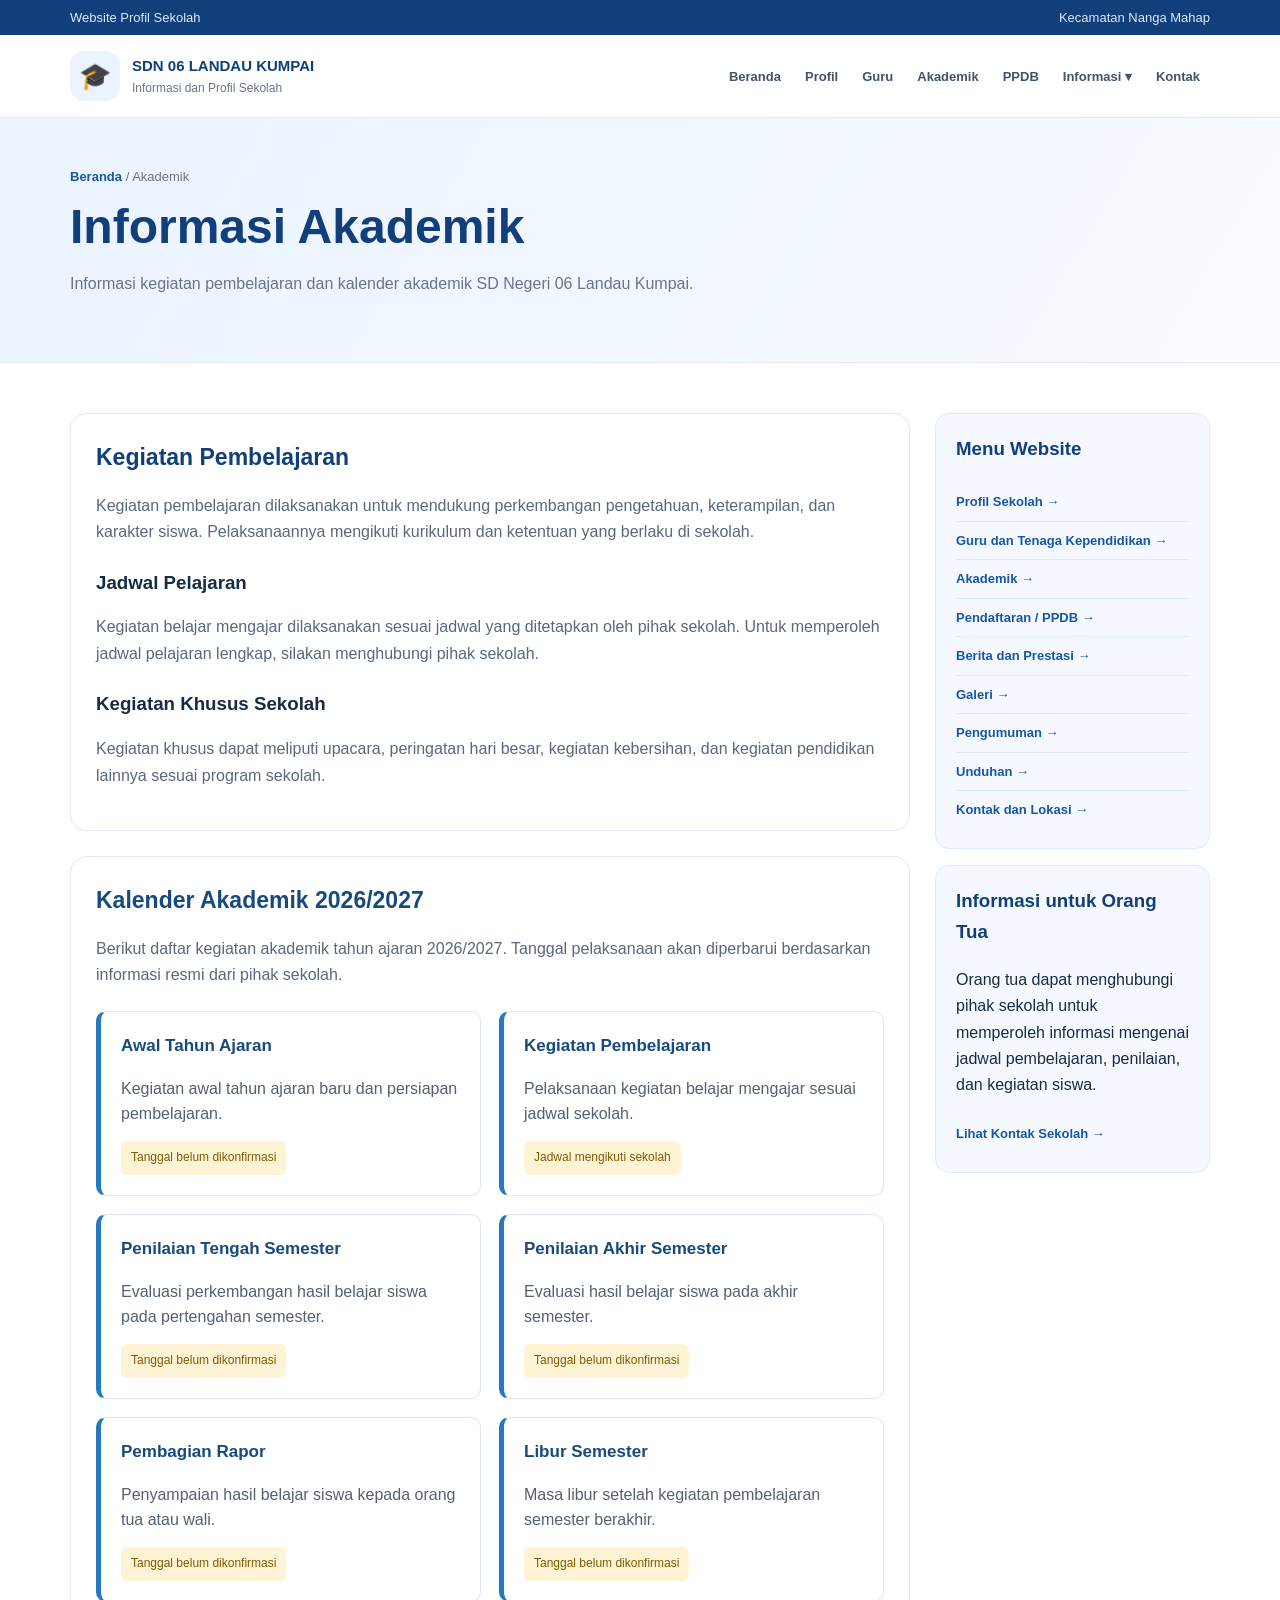
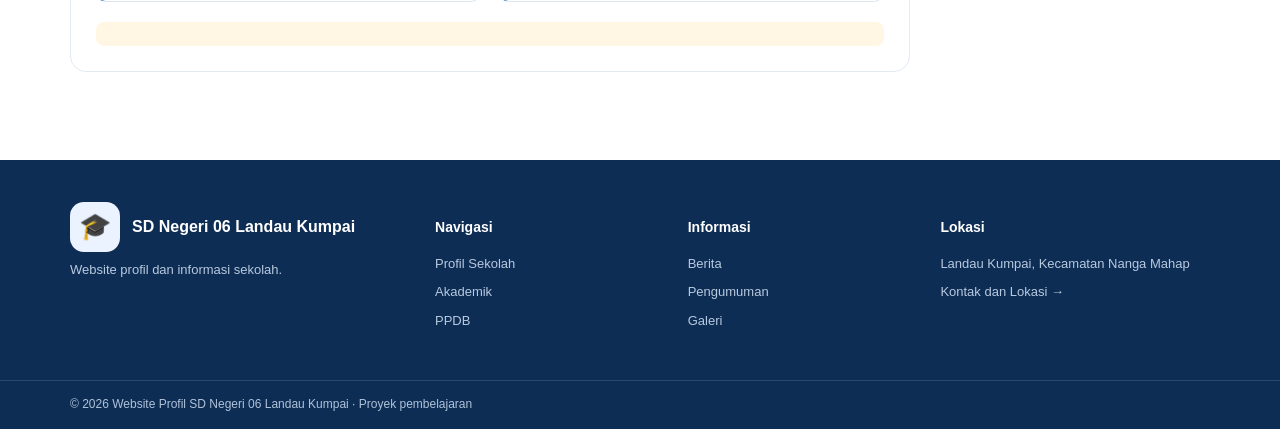
<file: akademik.html>
<!DOCTYPE html>
<html lang="id">
<head>
    <meta charset="UTF-8">
    <meta name="viewport" content="width=device-width, initial-scale=1.0">
    <meta name="description" content="Informasi akademik SD Negeri 06 Landau Kumpai.">
    <title>Akademik | SD Negeri 06 Landau Kumpai</title>
    <link rel="stylesheet" href="style.css">
</head>

<body>

    <!-- Bagian atas -->
    <div class="topbar">
        <div class="container topbar-inner">
            <span>Website Profil Sekolah</span>
            <span>Kecamatan Nanga Mahap</span>
        </div>
    </div>

    <!-- Header dan navigasi -->
    <header class="site-header">
        <div class="container header-inner">

            <a class="brand" href="index.html">
                <div class="brand-logo">🎓</div>
                <div>
                    <span class="brand-title">SDN 06 LANDAU KUMPAI</span>
                    <span class="brand-subtitle">Informasi dan Profil Sekolah</span>
                </div>
            </a>

            <nav class="main-nav" aria-label="Navigasi utama">
                <a href="index.html">Beranda</a>
                <a href="profil.html">Profil</a>
                <a href="guru.html">Guru</a>
                <a href="akademik.html">Akademik</a>
                <a href="pendaftaran.html">PPDB</a>

                <div class="dropdown">
                    <a href="berita.html">Informasi ▾</a>
                    <div class="dropdown-menu">
                        <a href="berita.html">Berita &amp; Prestasi</a>
                        <a href="galeri.html">Galeri</a>
                        <a href="pengumuman.html">Pengumuman</a>
                        <a href="unduhan.html">Unduhan</a>
                    </div>
                </div>

                <a href="kontak.html">Kontak</a>
            </nav>

        </div>
    </header>

    <!-- Konten utama -->
    <main>

        <section class="page-hero">
            <div class="container">
                <div class="breadcrumb">
                    <a href="index.html">Beranda</a> / Akademik
                </div>

                <h1>Informasi Akademik</h1>

                <p>
                    Informasi kegiatan pembelajaran dan kalender akademik
                    SD Negeri 06 Landau Kumpai.
                </p>
            </div>
        </section>

        <section class="content-section">
            <div class="container content-layout">

                <div>

                    <!-- Informasi pembelajaran -->
                    <div class="content-card">
                        <h2>Kegiatan Pembelajaran</h2>

                        <p>
                            Kegiatan pembelajaran dilaksanakan untuk
                            mendukung perkembangan pengetahuan,
                            keterampilan, dan karakter siswa.
                            Pelaksanaannya mengikuti kurikulum dan
                            ketentuan yang berlaku di sekolah.
                        </p>

                        <h3>Jadwal Pelajaran</h3>

                        <p>
                            Kegiatan belajar mengajar dilaksanakan sesuai
                            jadwal yang ditetapkan oleh pihak sekolah.
                            Untuk memperoleh jadwal pelajaran lengkap,
                            silakan menghubungi pihak sekolah.
                        </p>

                        <h3>Kegiatan Khusus Sekolah</h3>

                        <p>
                            Kegiatan khusus dapat meliputi upacara,
                            peringatan hari besar, kegiatan kebersihan,
                            dan kegiatan pendidikan lainnya sesuai
                            program sekolah.
                        </p>
                    </div>

                    <!-- Kalender akademik -->
                    <div class="content-card kalender-akademik">

                        <h2>Kalender Akademik 2026/2027</h2>

                        <p>
                            Berikut daftar kegiatan akademik tahun ajaran
                            2026/2027. Tanggal pelaksanaan akan diperbarui
                            berdasarkan informasi resmi dari pihak sekolah.
                        </p>

                        <div class="daftar-kegiatan">

                            <div class="kegiatan-akademik">
                                <h3>Awal Tahun Ajaran</h3>
                                <p>
                                    Kegiatan awal tahun ajaran baru
                                    dan persiapan pembelajaran.
                                </p>
                                <span class="status-kegiatan">
                                    Tanggal belum dikonfirmasi
                                </span>
                            </div>

                            <div class="kegiatan-akademik">
                                <h3>Kegiatan Pembelajaran</h3>
                                <p>
                                    Pelaksanaan kegiatan belajar
                                    mengajar sesuai jadwal sekolah.
                                </p>
                                <span class="status-kegiatan">
                                    Jadwal mengikuti sekolah
                                </span>
                            </div>

                            <div class="kegiatan-akademik">
                                <h3>Penilaian Tengah Semester</h3>
                                <p>
                                    Evaluasi perkembangan hasil
                                    belajar siswa pada pertengahan semester.
                                </p>
                                <span class="status-kegiatan">
                                    Tanggal belum dikonfirmasi
                                </span>
                            </div>

                            <div class="kegiatan-akademik">
                                <h3>Penilaian Akhir Semester</h3>
                                <p>
                                    Evaluasi hasil belajar siswa
                                    pada akhir semester.
                                </p>
                                <span class="status-kegiatan">
                                    Tanggal belum dikonfirmasi
                                </span>
                            </div>

                            <div class="kegiatan-akademik">
                                <h3>Pembagian Rapor</h3>
                                <p>
                                    Penyampaian hasil belajar siswa
                                    kepada orang tua atau wali.
                                </p>
                                <span class="status-kegiatan">
                                    Tanggal belum dikonfirmasi
                                </span>
                            </div>

                            <div class="kegiatan-akademik">
                                <h3>Libur Semester</h3>
                                <p>
                                    Masa libur setelah kegiatan
                                    pembelajaran semester berakhir.
                                </p>
                                <span class="status-kegiatan">
                                    Tanggal belum dikonfirmasi
                                </span>
                            </div>

                        </div>

                        <div class="notice">
                            
                        </div>

                    </div>

                </div>

                <!-- Menu samping -->
                <aside>

                    <div class="sidebar-card">
                        <h3>Menu Website</h3>

                        <a href="profil.html">Profil Sekolah →</a>
                        <a href="guru.html">Guru dan Tenaga Kependidikan →</a>
                        <a href="akademik.html">Akademik →</a>
                        <a href="pendaftaran.html">Pendaftaran / PPDB →</a>
                        <a href="berita.html">Berita dan Prestasi →</a>
                        <a href="galeri.html">Galeri →</a>
                        <a href="pengumuman.html">Pengumuman →</a>
                        <a href="unduhan.html">Unduhan →</a>
                        <a href="kontak.html">Kontak dan Lokasi →</a>
                    </div>

                    <div class="sidebar-card">
                        <h3>Informasi untuk Orang Tua</h3>

                        <p>
                            Orang tua dapat menghubungi pihak sekolah
                            untuk memperoleh informasi mengenai jadwal
                            pembelajaran, penilaian, dan kegiatan siswa.
                        </p>

                        <a href="kontak.html">
                            Lihat Kontak Sekolah →
                        </a>
                    </div>

                </aside>

            </div>
        </section>

    </main>

    <!-- Footer -->
    <footer class="site-footer">
        <div class="container footer-grid">

            <div>
                <div class="brand">
                    <div class="brand-logo">🎓</div>
                    <strong style="color: white;">
                        SD Negeri 06 Landau Kumpai
                    </strong>
                </div>

                <p>Website profil dan informasi sekolah.</p>
            </div>

            <div>
                <h3>Navigasi</h3>
                <a href="profil.html">Profil Sekolah</a>
                <a href="akademik.html">Akademik</a>
                <a href="pendaftaran.html">PPDB</a>
            </div>

            <div>
                <h3>Informasi</h3>
                <a href="berita.html">Berita</a>
                <a href="pengumuman.html">Pengumuman</a>
                <a href="galeri.html">Galeri</a>
            </div>

            <div>
                <h3>Lokasi</h3>
                <p>Landau Kumpai, Kecamatan Nanga Mahap</p>
                <a href="kontak.html">Kontak dan Lokasi →</a>
            </div>

        </div>

        <div class="footer-bottom">
            <div class="container">
                © 2026 Website Profil SD Negeri 06 Landau Kumpai
                · Proyek pembelajaran
            </div>
        </div>
    </footer>

</body>
</html>
</file>
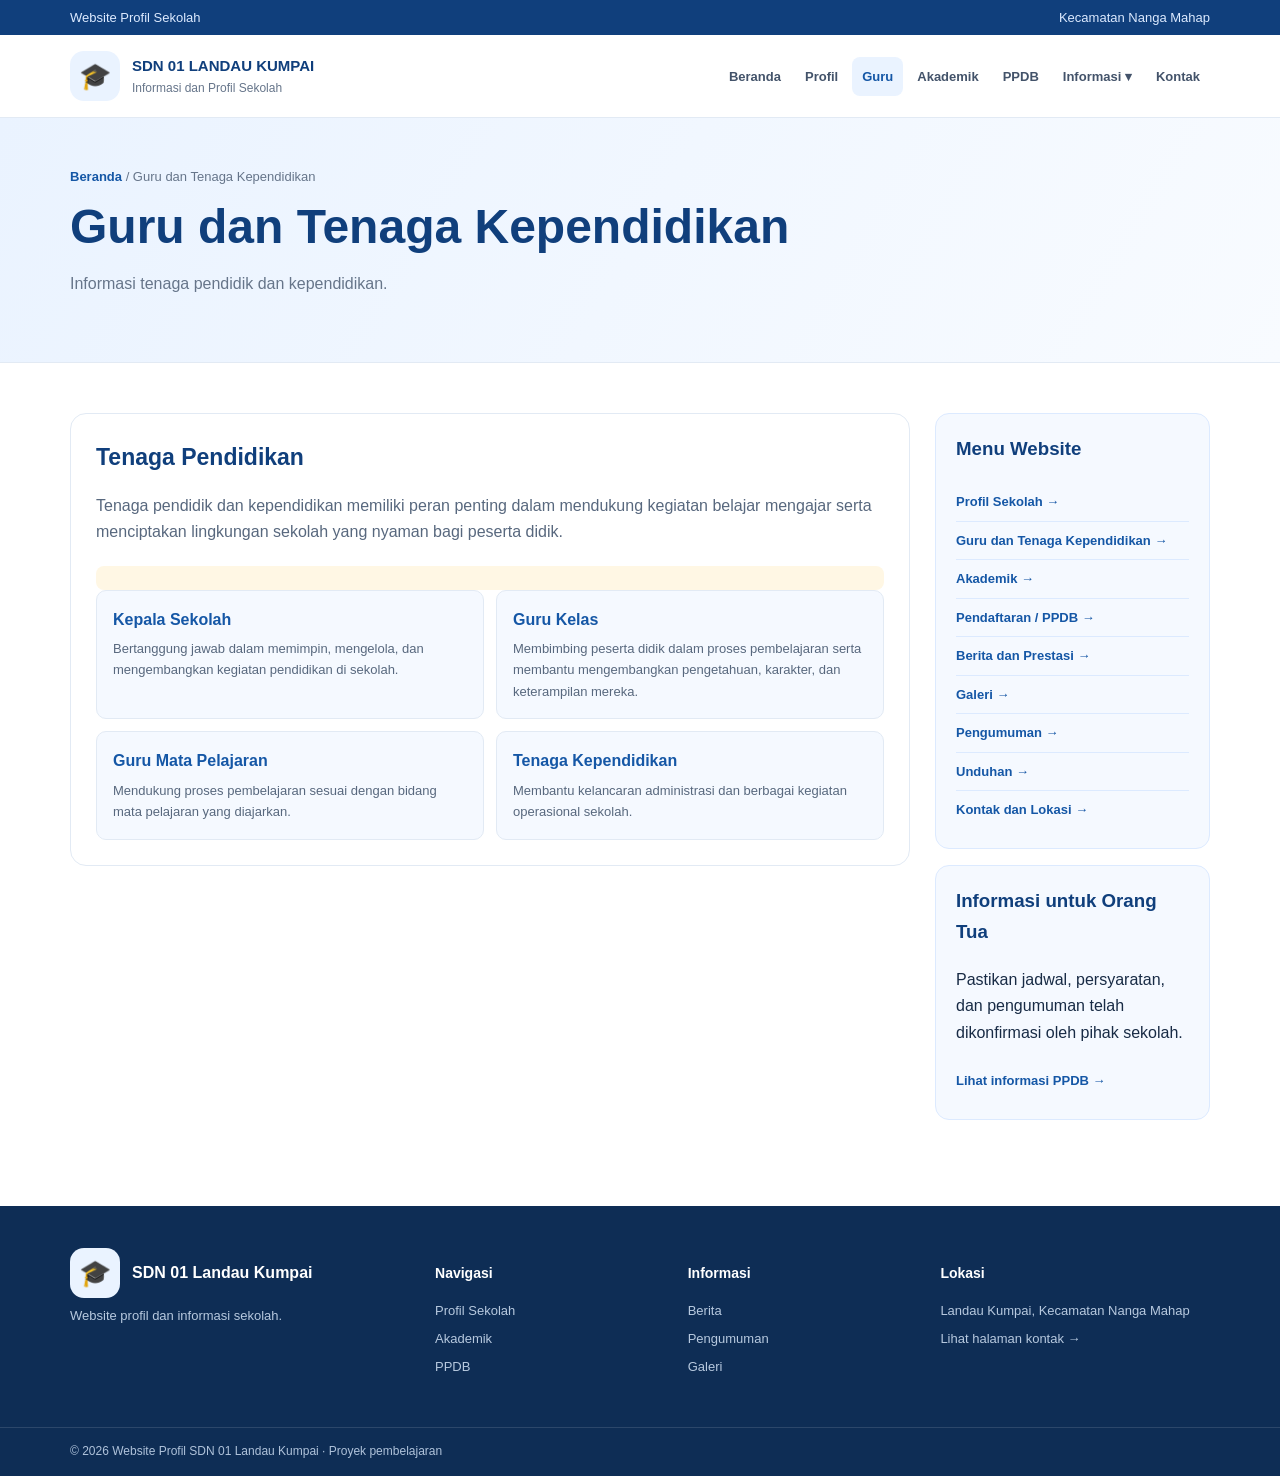
<file: guru.html>
<!DOCTYPE html>
<html lang="id"><head><meta charset="UTF-8"><meta name="viewport" content="width=device-width, initial-scale=1.0"><meta name="description" content="Informasi tenaga pendidik dan kependidikan."><title>Guru dan Tenaga Kependidikan | SDN 01 Landau Kumpai</title><link rel="stylesheet" href="style.css"></head>
<body><div class="topbar"><div class="container topbar-inner"><span>Website Profil Sekolah</span><span>Kecamatan Nanga Mahap</span></div></div>
<header class="site-header"><div class="container header-inner"><a class="brand" href="index.html"><div class="brand-logo">🎓</div><div><span class="brand-title">SDN 01 LANDAU KUMPAI</span><span class="brand-subtitle">Informasi dan Profil Sekolah</span></div></a><nav class="main-nav" aria-label="Navigasi utama"><a href="index.html">Beranda</a><a href="profil.html">Profil</a><a href="guru.html" class="active">Guru</a><a href="akademik.html">Akademik</a><a href="pendaftaran.html">PPDB</a><div class="dropdown"><a href="berita.html">Informasi ▾</a><div class="dropdown-menu"><a href="berita.html">Berita & Prestasi</a><a href="galeri.html">Galeri</a><a href="pengumuman.html">Pengumuman</a><a href="unduhan.html">Unduhan</a></div></div><a href="kontak.html">Kontak</a></nav></div></header>
<main><section class="page-hero"><div class="container"><div class="breadcrumb"><a href="index.html">Beranda</a> / Guru dan Tenaga Kependidikan</div><h1>Guru dan Tenaga Kependidikan</h1><p>Informasi tenaga pendidik dan kependidikan.</p></div></section>
<section class="content-section"><div class="container content-layout"><div>
<div class="content-card"><h2>Tenaga Pendidikan</h2><p>Tenaga pendidik dan kependidikan memiliki peran penting dalam mendukung kegiatan belajar mengajar serta menciptakan lingkungan sekolah yang nyaman bagi peserta didik.</p><div class="notice"></div><div class="info-grid"><div class="info-box"><strong>Kepala Sekolah</strong><p>Bertanggung jawab dalam memimpin, mengelola, dan mengembangkan kegiatan pendidikan di sekolah.</p></div><div class="info-box"><strong>Guru Kelas</strong><p>Membimbing peserta didik dalam proses pembelajaran serta membantu mengembangkan pengetahuan, karakter, dan keterampilan mereka.</p></div><div class="info-box"><strong>Guru Mata Pelajaran</strong><p>Mendukung proses pembelajaran sesuai dengan bidang mata pelajaran yang diajarkan.</p></div><div class="info-box"><strong>Tenaga Kependidikan</strong><p>Membantu kelancaran administrasi dan berbagai kegiatan operasional sekolah.</p></div></div></div></div><aside><div class="sidebar-card"><h3>Menu Website</h3><a href="profil.html">Profil Sekolah →</a><a href="guru.html">Guru dan Tenaga Kependidikan →</a><a href="akademik.html">Akademik →</a><a href="pendaftaran.html">Pendaftaran / PPDB →</a><a href="berita.html">Berita dan Prestasi →</a><a href="galeri.html">Galeri →</a><a href="pengumuman.html">Pengumuman →</a><a href="unduhan.html">Unduhan →</a><a href="kontak.html">Kontak dan Lokasi →</a></div><div class="sidebar-card"><h3>Informasi untuk Orang Tua</h3><p>Pastikan jadwal, persyaratan, dan pengumuman telah dikonfirmasi oleh pihak sekolah.</p><a href="pendaftaran.html">Lihat informasi PPDB →</a></div></aside></div></section></main>
<footer class="site-footer"><div class="container footer-grid"><div><div class="brand"><div class="brand-logo">🎓</div><strong style="color:white">SDN 01 Landau Kumpai</strong></div><p>Website profil dan informasi sekolah.</p></div><div><h3>Navigasi</h3><a href="profil.html">Profil Sekolah</a><a href="akademik.html">Akademik</a><a href="pendaftaran.html">PPDB</a></div><div><h3>Informasi</h3><a href="berita.html">Berita</a><a href="pengumuman.html">Pengumuman</a><a href="galeri.html">Galeri</a></div><div><h3>Lokasi</h3><p>Landau Kumpai, Kecamatan Nanga Mahap</p><a href="kontak.html">Lihat halaman kontak →</a></div></div><div class="footer-bottom"><div class="container">© 2026 Website Profil SDN 01 Landau Kumpai · Proyek pembelajaran</div></div></footer></body></html>
</file>
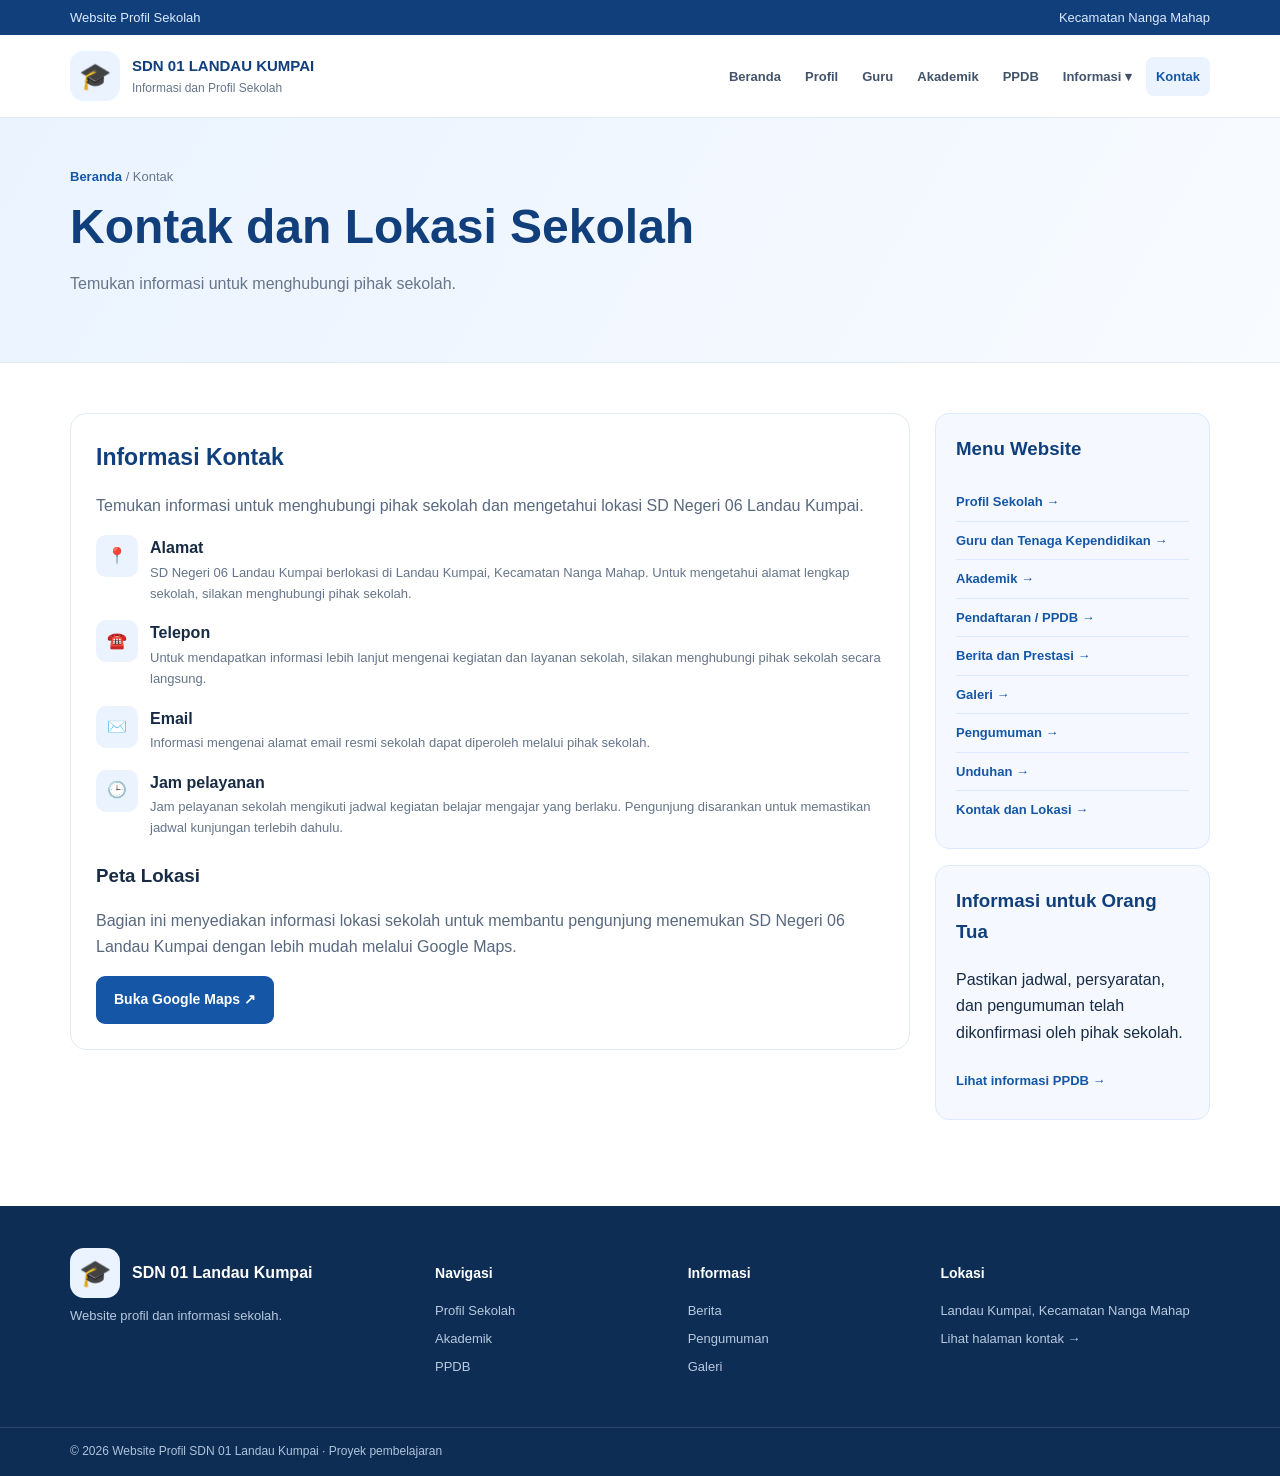
<file: kontak.html>
<!DOCTYPE html>
<html lang="id"><head><meta charset="UTF-8"><meta name="viewport" content="width=device-width, initial-scale=1.0"><meta name="description" content="Temukan informasi untuk menghubungi pihak sekolah."><title>Kontak | SDN 01 Landau Kumpai</title><link rel="stylesheet" href="style.css"></head>
<body><div class="topbar"><div class="container topbar-inner"><span>Website Profil Sekolah</span><span>Kecamatan Nanga Mahap</span></div></div>
<header class="site-header"><div class="container header-inner"><a class="brand" href="index.html"><div class="brand-logo">🎓</div><div><span class="brand-title">SDN 01 LANDAU KUMPAI</span><span class="brand-subtitle">Informasi dan Profil Sekolah</span></div></a><nav class="main-nav" aria-label="Navigasi utama"><a href="index.html">Beranda</a><a href="profil.html">Profil</a><a href="guru.html">Guru</a><a href="akademik.html">Akademik</a><a href="pendaftaran.html">PPDB</a><div class="dropdown"><a href="berita.html">Informasi ▾</a><div class="dropdown-menu"><a href="berita.html">Berita & Prestasi</a><a href="galeri.html">Galeri</a><a href="pengumuman.html">Pengumuman</a><a href="unduhan.html">Unduhan</a></div></div><a href="kontak.html" class="active">Kontak</a></nav></div></header>
<main><section class="page-hero"><div class="container"><div class="breadcrumb"><a href="index.html">Beranda</a> / Kontak</div><h1>Kontak dan Lokasi Sekolah</h1><p>Temukan informasi untuk menghubungi pihak sekolah.</p></div></section>
<section class="content-section"><div class="container content-layout"><div>
<div class="content-card"><h2>Informasi Kontak</h2><p>Temukan informasi untuk menghubungi pihak sekolah dan mengetahui lokasi SD Negeri 06 Landau Kumpai.</p><div class="contact-item"><div class="contact-symbol">📍</div><div><strong>Alamat</strong><span>SD Negeri 06 Landau Kumpai berlokasi di Landau Kumpai, Kecamatan Nanga Mahap. Untuk mengetahui alamat lengkap sekolah, silakan menghubungi pihak sekolah.</span></div></div><div class="contact-item"><div class="contact-symbol">☎️</div><div><strong>Telepon</strong><span>Untuk mendapatkan informasi lebih lanjut mengenai kegiatan dan layanan sekolah, silakan menghubungi pihak sekolah secara langsung.</span></div></div><div class="contact-item"><div class="contact-symbol">✉️</div><div><strong>Email</strong><span>Informasi mengenai alamat email resmi sekolah dapat diperoleh melalui pihak sekolah.</span></div></div><div class="contact-item"><div class="contact-symbol">🕒</div><div><strong>Jam pelayanan</strong><span>Jam pelayanan sekolah mengikuti jadwal kegiatan belajar mengajar yang berlaku. Pengunjung disarankan untuk memastikan jadwal kunjungan terlebih dahulu.</span></div></div><h3>Peta Lokasi</h3><p>Bagian ini menyediakan informasi lokasi sekolah untuk membantu pengunjung menemukan SD Negeri 06 Landau Kumpai dengan lebih mudah melalui Google Maps.</p><a class="btn btn-primary" href="https://www.google.com/maps" target="_blank" rel="noopener">Buka Google Maps ↗</a></div></div><aside><div class="sidebar-card"><h3>Menu Website</h3><a href="profil.html">Profil Sekolah →</a><a href="guru.html">Guru dan Tenaga Kependidikan →</a><a href="akademik.html">Akademik →</a><a href="pendaftaran.html">Pendaftaran / PPDB →</a><a href="berita.html">Berita dan Prestasi →</a><a href="galeri.html">Galeri →</a><a href="pengumuman.html">Pengumuman →</a><a href="unduhan.html">Unduhan →</a><a href="kontak.html">Kontak dan Lokasi →</a></div><div class="sidebar-card"><h3>Informasi untuk Orang Tua</h3><p>Pastikan jadwal, persyaratan, dan pengumuman telah dikonfirmasi oleh pihak sekolah.</p><a href="pendaftaran.html">Lihat informasi PPDB →</a></div></aside></div></section></main>
<footer class="site-footer"><div class="container footer-grid"><div><div class="brand"><div class="brand-logo">🎓</div><strong style="color:white">SDN 01 Landau Kumpai</strong></div><p>Website profil dan informasi sekolah.</p></div><div><h3>Navigasi</h3><a href="profil.html">Profil Sekolah</a><a href="akademik.html">Akademik</a><a href="pendaftaran.html">PPDB</a></div><div><h3>Informasi</h3><a href="berita.html">Berita</a><a href="pengumuman.html">Pengumuman</a><a href="galeri.html">Galeri</a></div><div><h3>Lokasi</h3><p>Landau Kumpai, Kecamatan Nanga Mahap</p><a href="kontak.html">Lihat halaman kontak →</a></div></div><div class="footer-bottom"><div class="container">© 2026 Website Profil SDN 01 Landau Kumpai · Proyek pembelajaran</div></div></footer></body></html>
</file>
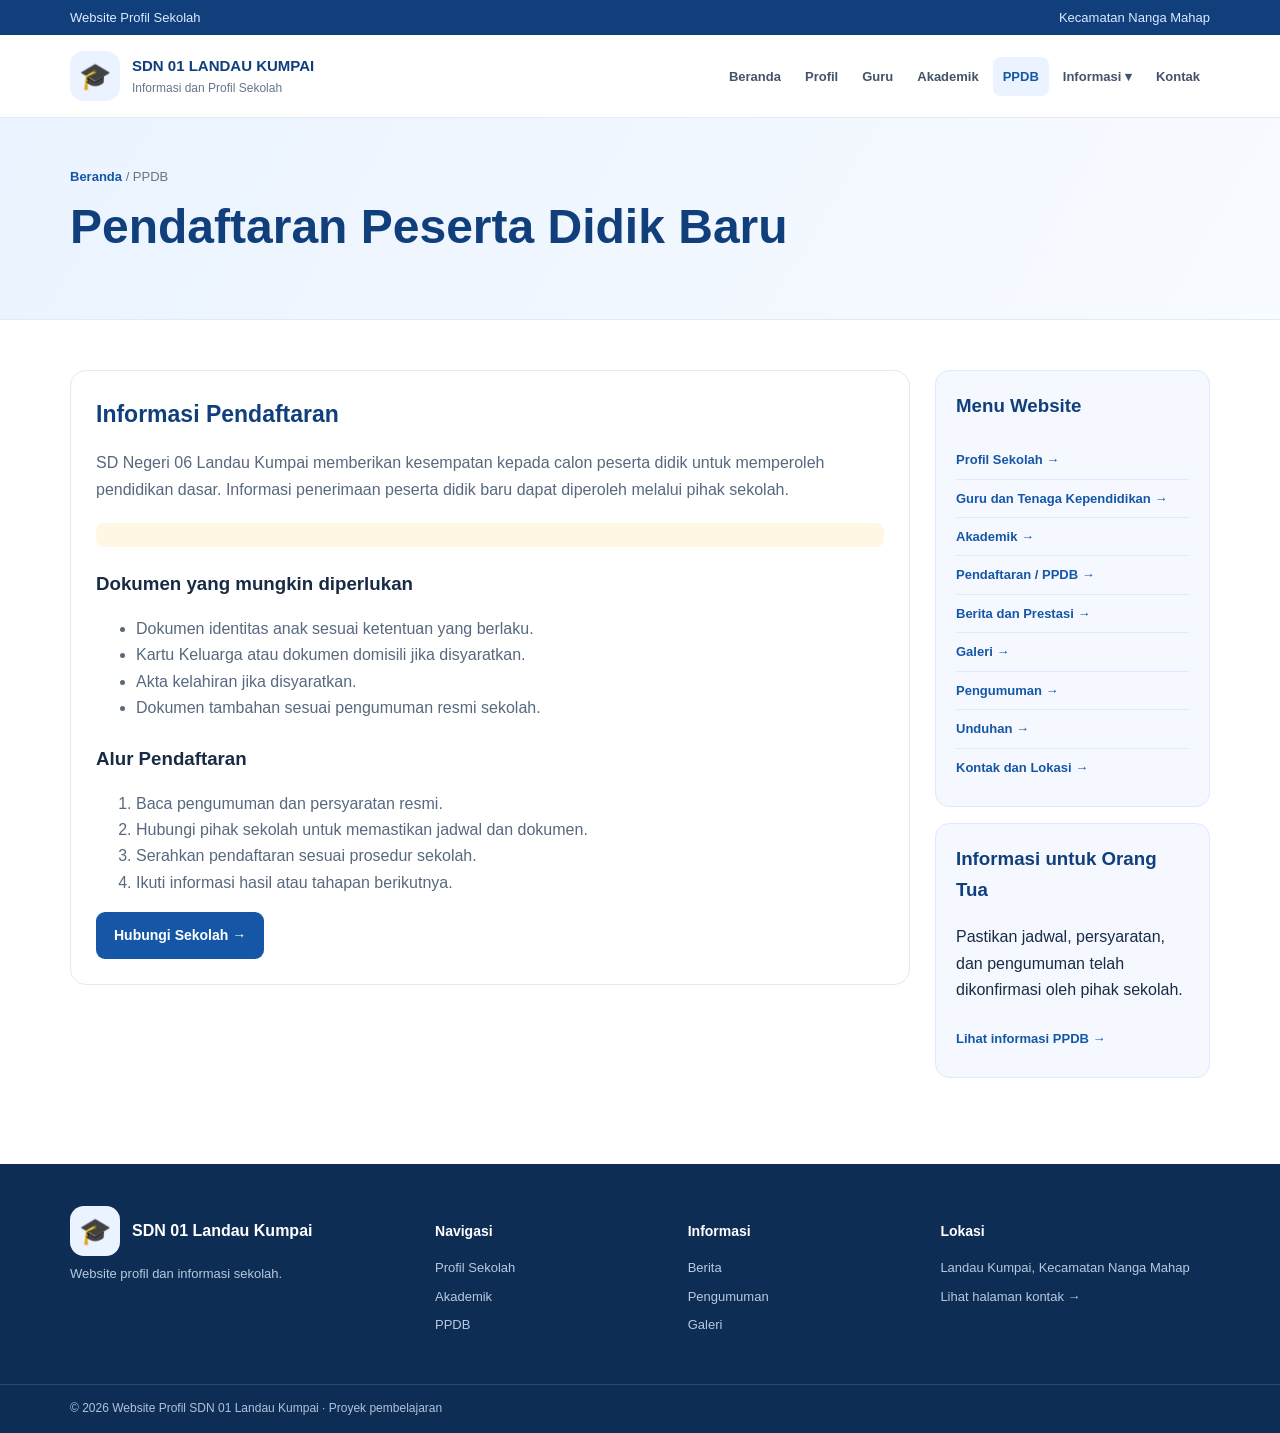
<file: pendaftaran.html>
<!DOCTYPE html>
<html lang="id"><head><meta charset="UTF-8"><meta name="viewport" content="width=device-width, initial-scale=1.0"><meta name="description" content="Informasi awal untuk orang tua yang ingin mendaftarkan anak ke sekolah."><title>PPDB | SDN 01 Landau Kumpai</title><link rel="stylesheet" href="style.css"></head>
<body><div class="topbar"><div class="container topbar-inner"><span>Website Profil Sekolah</span><span>Kecamatan Nanga Mahap</span></div></div>
<header class="site-header"><div class="container header-inner"><a class="brand" href="index.html"><div class="brand-logo">🎓</div><div><span class="brand-title">SDN 01 LANDAU KUMPAI</span><span class="brand-subtitle">Informasi dan Profil Sekolah</span></div></a><nav class="main-nav" aria-label="Navigasi utama"><a href="index.html">Beranda</a><a href="profil.html">Profil</a><a href="guru.html">Guru</a><a href="akademik.html">Akademik</a><a href="pendaftaran.html" class="active">PPDB</a><div class="dropdown"><a href="berita.html">Informasi ▾</a><div class="dropdown-menu"><a href="berita.html">Berita & Prestasi</a><a href="galeri.html">Galeri</a><a href="pengumuman.html">Pengumuman</a><a href="unduhan.html">Unduhan</a></div></div><a href="kontak.html">Kontak</a></nav></div></header>
<main><section class="page-hero"><div class="container"><div class="breadcrumb"><a href="index.html">Beranda</a> / PPDB</div><h1>Pendaftaran Peserta Didik Baru</h1><p></p></div></section>
<section class="content-section"><div class="container content-layout"><div>
<div class="content-card"><h2>Informasi Pendaftaran</h2><p>SD Negeri 06 Landau Kumpai memberikan kesempatan kepada calon peserta didik untuk memperoleh pendidikan dasar. Informasi penerimaan peserta didik baru dapat diperoleh melalui pihak sekolah.</p><div class="notice"></div><h3>Dokumen yang mungkin diperlukan</h3><ul><li>Dokumen identitas anak sesuai ketentuan yang berlaku.</li><li>Kartu Keluarga atau dokumen domisili jika disyaratkan.</li><li>Akta kelahiran jika disyaratkan.</li><li>Dokumen tambahan sesuai pengumuman resmi sekolah.</li></ul><h3>Alur Pendaftaran</h3><ol><li>Baca pengumuman dan persyaratan resmi.</li><li>Hubungi pihak sekolah untuk memastikan jadwal dan dokumen.</li><li>Serahkan pendaftaran sesuai prosedur sekolah.</li><li>Ikuti informasi hasil atau tahapan berikutnya.</li></ol><a class="btn btn-primary" href="kontak.html">Hubungi Sekolah →</a></div></div><aside><div class="sidebar-card"><h3>Menu Website</h3><a href="profil.html">Profil Sekolah →</a><a href="guru.html">Guru dan Tenaga Kependidikan →</a><a href="akademik.html">Akademik →</a><a href="pendaftaran.html">Pendaftaran / PPDB →</a><a href="berita.html">Berita dan Prestasi →</a><a href="galeri.html">Galeri →</a><a href="pengumuman.html">Pengumuman →</a><a href="unduhan.html">Unduhan →</a><a href="kontak.html">Kontak dan Lokasi →</a></div><div class="sidebar-card"><h3>Informasi untuk Orang Tua</h3><p>Pastikan jadwal, persyaratan, dan pengumuman telah dikonfirmasi oleh pihak sekolah.</p><a href="pendaftaran.html">Lihat informasi PPDB →</a></div></aside></div></section></main>
<footer class="site-footer"><div class="container footer-grid"><div><div class="brand"><div class="brand-logo">🎓</div><strong style="color:white">SDN 01 Landau Kumpai</strong></div><p>Website profil dan informasi sekolah.</p></div><div><h3>Navigasi</h3><a href="profil.html">Profil Sekolah</a><a href="akademik.html">Akademik</a><a href="pendaftaran.html">PPDB</a></div><div><h3>Informasi</h3><a href="berita.html">Berita</a><a href="pengumuman.html">Pengumuman</a><a href="galeri.html">Galeri</a></div><div><h3>Lokasi</h3><p>Landau Kumpai, Kecamatan Nanga Mahap</p><a href="kontak.html">Lihat halaman kontak →</a></div></div><div class="footer-bottom"><div class="container">© 2026 Website Profil SDN 01 Landau Kumpai · Proyek pembelajaran</div></div></footer></body></html>
</file>
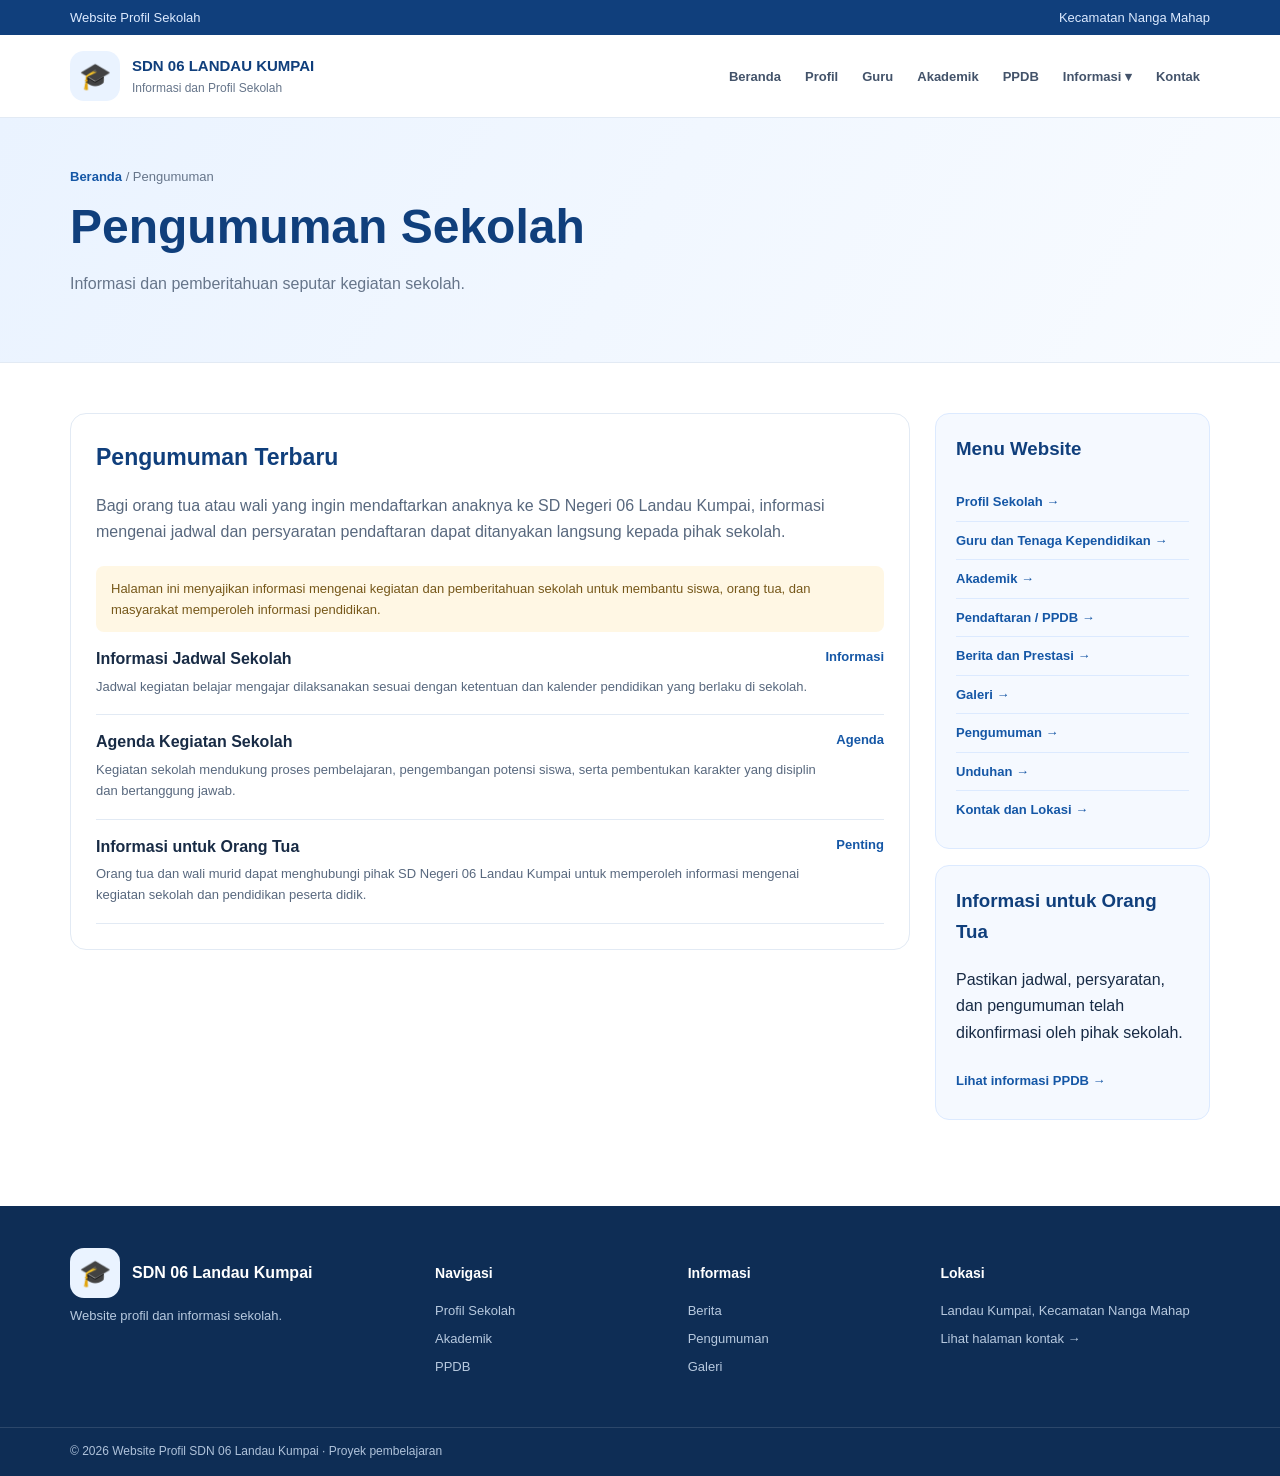
<file: pengumuman.html>
<!DOCTYPE html>
<html lang="id">
<head>
    <meta charset="UTF-8">
    <meta name="viewport" content="width=device-width, initial-scale=1.0">
    <meta name="description" content="Informasi dan pengumuman SD Negeri 06 Landau Kumpai.">
    <title>Pengumuman | SDN 06 Landau Kumpai</title>
    <link rel="stylesheet" href="style.css">
</head>

<body>
    <div class="topbar">
        <div class="container topbar-inner">
            <span>Website Profil Sekolah</span>
            <span>Kecamatan Nanga Mahap</span>
        </div>
    </div>

    <header class="site-header">
        <div class="container header-inner">
            <a class="brand" href="index.html">
                <div class="brand-logo">🎓</div>
                <div>
                    <span class="brand-title">SDN 06 LANDAU KUMPAI</span>
                    <span class="brand-subtitle">Informasi dan Profil Sekolah</span>
                </div>
            </a>

            <nav class="main-nav" aria-label="Navigasi utama">
                <a href="index.html">Beranda</a>
                <a href="profil.html">Profil</a>
                <a href="guru.html">Guru</a>
                <a href="akademik.html">Akademik</a>
                <a href="pendaftaran.html">PPDB</a>

                <div class="dropdown">
                    <a href="berita.html">Informasi ▾</a>
                    <div class="dropdown-menu">
                        <a href="berita.html">Berita & Prestasi</a>
                        <a href="galeri.html">Galeri</a>
                        <a href="pengumuman.html">Pengumuman</a>
                        <a href="unduhan.html">Unduhan</a>
                    </div>
                </div>

                <a href="kontak.html">Kontak</a>
            </nav>
        </div>
    </header>

    <main>
        <section class="page-hero">
            <div class="container">
                <div class="breadcrumb">
                    <a href="index.html">Beranda</a> / Pengumuman
                </div>
                <h1>Pengumuman Sekolah</h1>
                <p>Informasi dan pemberitahuan seputar kegiatan sekolah.</p>
            </div>
        </section>

        <section class="content-section">
            <div class="container content-layout">

                <div>
                    <div class="content-card">
                        <h2>Pengumuman Terbaru</h2>

                        <p>
                            Bagi orang tua atau wali yang ingin mendaftarkan anaknya ke SD Negeri 06 Landau Kumpai, informasi mengenai jadwal dan persyaratan pendaftaran dapat ditanyakan langsung kepada pihak sekolah.
                        </p>

                        <div class="notice">
                            Halaman ini menyajikan informasi mengenai kegiatan dan pemberitahuan sekolah untuk membantu siswa, orang tua, dan masyarakat memperoleh informasi pendidikan.
                        </div>

                        <div class="download-row">
                            <div>
                                <strong>Informasi Jadwal Sekolah</strong>
                                <p>
                                    Jadwal kegiatan belajar mengajar
                                    dilaksanakan sesuai dengan ketentuan
                                    dan kalender pendidikan yang berlaku
                                    di sekolah.
                                </p>
                            </div>
                            <span class="download-label">Informasi</span>
                        </div>

                        <div class="download-row">
                            <div>
                                <strong>Agenda Kegiatan Sekolah</strong>
                                <p>
                                    Kegiatan sekolah mendukung proses
                                    pembelajaran, pengembangan potensi
                                    siswa, serta pembentukan karakter
                                    yang disiplin dan bertanggung jawab.
                                </p>
                            </div>
                            <span class="download-label">Agenda</span>
                        </div>

                        <div class="download-row">
                            <div>
                                <strong>Informasi untuk Orang Tua</strong>
                                <p>
                                    Orang tua dan wali murid dapat
                                    menghubungi pihak SD Negeri 06
                                    Landau Kumpai untuk memperoleh
                                    informasi mengenai kegiatan sekolah
                                    dan pendidikan peserta didik.
                                </p>
                            </div>
                            <span class="download-label">Penting</span>
                        </div>
                    </div>
                </div>

                <aside>
                    <div class="sidebar-card">
                        <h3>Menu Website</h3>
                        <a href="profil.html">Profil Sekolah →</a>
                        <a href="guru.html">Guru dan Tenaga Kependidikan →</a>
                        <a href="akademik.html">Akademik →</a>
                        <a href="pendaftaran.html">Pendaftaran / PPDB →</a>
                        <a href="berita.html">Berita dan Prestasi →</a>
                        <a href="galeri.html">Galeri →</a>
                        <a href="pengumuman.html">Pengumuman →</a>
                        <a href="unduhan.html">Unduhan →</a>
                        <a href="kontak.html">Kontak dan Lokasi →</a>
                    </div>

                    <div class="sidebar-card">
                        <h3>Informasi untuk Orang Tua</h3>
                        <p>
                            Pastikan jadwal, persyaratan, dan pengumuman
                            telah dikonfirmasi oleh pihak sekolah.
                        </p>
                        <a href="pendaftaran.html">
                            Lihat informasi PPDB →
                        </a>
                    </div>
                </aside>

            </div>
        </section>
    </main>

    <footer class="site-footer">
        <div class="container footer-grid">
            <div>
                <div class="brand">
                    <div class="brand-logo">🎓</div>
                    <strong style="color:white">SDN 06 Landau Kumpai</strong>
                </div>
                <p>Website profil dan informasi sekolah.</p>
            </div>

            <div>
                <h3>Navigasi</h3>
                <a href="profil.html">Profil Sekolah</a>
                <a href="akademik.html">Akademik</a>
                <a href="pendaftaran.html">PPDB</a>
            </div>

            <div>
                <h3>Informasi</h3>
                <a href="berita.html">Berita</a>
                <a href="pengumuman.html">Pengumuman</a>
                <a href="galeri.html">Galeri</a>
            </div>

            <div>
                <h3>Lokasi</h3>
                <p>Landau Kumpai, Kecamatan Nanga Mahap</p>
                <a href="kontak.html">Lihat halaman kontak →</a>
            </div>
        </div>

        <div class="footer-bottom">
            <div class="container">
                © 2026 Website Profil SDN 06 Landau Kumpai · Proyek pembelajaran
            </div>
        </div>
    </footer>
</body>
</html>
</file>
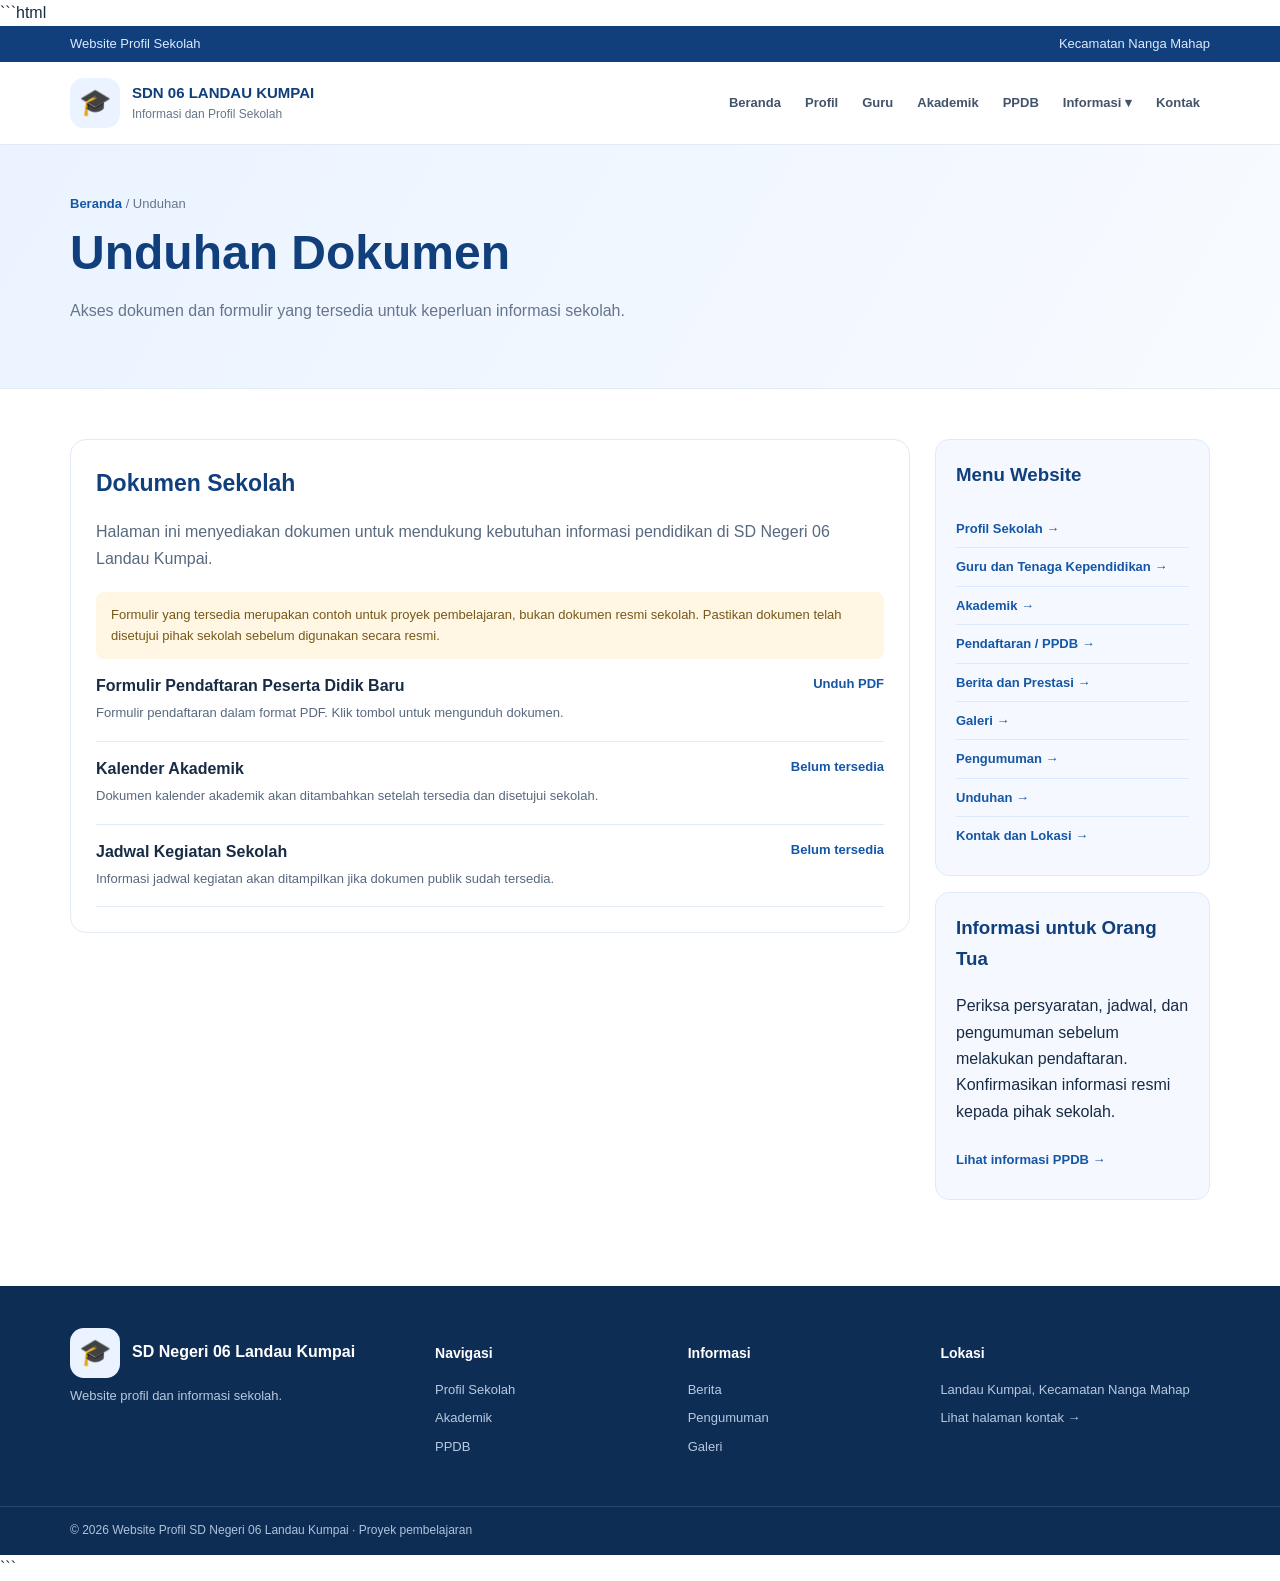
<file: unduhan.html>
```html
<!DOCTYPE html>
<html lang="id">
<head>
    <meta charset="UTF-8">
    <meta name="viewport" content="width=device-width, initial-scale=1.0">
    <meta name="description" content="Halaman unduhan dokumen SD Negeri 06 Landau Kumpai.">
    <title>Unduhan | SD Negeri 06 Landau Kumpai</title>
    <link rel="stylesheet" href="style.css">
</head>

<body>

    <!-- Bagian atas website -->
    <div class="topbar">
        <div class="container topbar-inner">
            <span>Website Profil Sekolah</span>
            <span>Kecamatan Nanga Mahap</span>
        </div>
    </div>

    <!-- Header dan navigasi -->
    <header class="site-header">
        <div class="container header-inner">

            <a class="brand" href="index.html">
                <div class="brand-logo">🎓</div>
                <div>
                    <span class="brand-title">SDN 06 LANDAU KUMPAI</span>
                    <span class="brand-subtitle">Informasi dan Profil Sekolah</span>
                </div>
            </a>

            <nav class="main-nav" aria-label="Navigasi utama">
                <a href="index.html">Beranda</a>
                <a href="profil.html">Profil</a>
                <a href="guru.html">Guru</a>
                <a href="akademik.html">Akademik</a>
                <a href="pendaftaran.html">PPDB</a>

                <div class="dropdown">
                    <a href="berita.html">Informasi ▾</a>
                    <div class="dropdown-menu">
                        <a href="berita.html">Berita &amp; Prestasi</a>
                        <a href="galeri.html">Galeri</a>
                        <a href="pengumuman.html">Pengumuman</a>
                        <a href="unduhan.html">Unduhan</a>
                    </div>
                </div>

                <a href="kontak.html">Kontak</a>
            </nav>

        </div>
    </header>

    <!-- Judul halaman -->
    <main>
        <section class="page-hero">
            <div class="container">
                <div class="breadcrumb">
                    <a href="index.html">Beranda</a> / Unduhan
                </div>

                <h1>Unduhan Dokumen</h1>
                <p>
                    Akses dokumen dan formulir yang tersedia
                    untuk keperluan informasi sekolah.
                </p>
            </div>
        </section>

        <!-- Isi halaman -->
        <section class="content-section">
            <div class="container content-layout">

                <div class="content-card">
                    <h2>Dokumen Sekolah</h2>

                    <p>
                        Halaman ini menyediakan dokumen untuk mendukung
                        kebutuhan informasi pendidikan di SD Negeri 06
                        Landau Kumpai.
                    </p>

                    <div class="notice">
                        Formulir yang tersedia merupakan contoh untuk
                        proyek pembelajaran, bukan dokumen resmi sekolah.
                        Pastikan dokumen telah disetujui pihak sekolah
                        sebelum digunakan secara resmi.
                    </div>

                    <!-- Dokumen formulir pendaftaran -->
                    <div class="download-row">
                        <div>
                            <strong>Formulir Pendaftaran Peserta Didik Baru</strong>
                            <p>
                                Formulir pendaftaran dalam format PDF.
                                Klik tombol untuk mengunduh dokumen.
                            </p>
                        </div>

                        <a
                            class="download-label"
                            href="./dokumen/formulir-pendaftaran-sdn-06-landau-kumpai.pdf"
                            download="formulir-pendaftaran-sdn-06-landau-kumpai.pdf">
                            Unduh PDF
                        </a>
                    </div>

                    <!-- Kalender akademik -->
                    <div class="download-row">
                        <div>
                            <strong>Kalender Akademik</strong>
                            <p>
                                Dokumen kalender akademik akan ditambahkan
                                setelah tersedia dan disetujui sekolah.
                            </p>
                        </div>

                        <span class="download-label">
                            Belum tersedia
                        </span>
                    </div>

                    <!-- Jadwal kegiatan -->
                    <div class="download-row">
                        <div>
                            <strong>Jadwal Kegiatan Sekolah</strong>
                            <p>
                                Informasi jadwal kegiatan akan ditampilkan
                                jika dokumen publik sudah tersedia.
                            </p>
                        </div>

                        <span class="download-label">
                            Belum tersedia
                        </span>
                    </div>

                </div>

                <!-- Sidebar -->
                <aside>

                    <div class="sidebar-card">
                        <h3>Menu Website</h3>
                        <a href="profil.html">Profil Sekolah →</a>
                        <a href="guru.html">Guru dan Tenaga Kependidikan →</a>
                        <a href="akademik.html">Akademik →</a>
                        <a href="pendaftaran.html">Pendaftaran / PPDB →</a>
                        <a href="berita.html">Berita dan Prestasi →</a>
                        <a href="galeri.html">Galeri →</a>
                        <a href="pengumuman.html">Pengumuman →</a>
                        <a href="unduhan.html">Unduhan →</a>
                        <a href="kontak.html">Kontak dan Lokasi →</a>
                    </div>

                    <div class="sidebar-card">
                        <h3>Informasi untuk Orang Tua</h3>
                        <p>
                            Periksa persyaratan, jadwal, dan pengumuman
                            sebelum melakukan pendaftaran. Konfirmasikan
                            informasi resmi kepada pihak sekolah.
                        </p>
                        <a href="pendaftaran.html">
                            Lihat informasi PPDB →
                        </a>
                    </div>

                </aside>

            </div>
        </section>
    </main>

    <!-- Footer -->
    <footer class="site-footer">
        <div class="container footer-grid">

            <div>
                <div class="brand">
                    <div class="brand-logo">🎓</div>
                    <strong style="color: white;">
                        SD Negeri 06 Landau Kumpai
                    </strong>
                </div>
                <p>Website profil dan informasi sekolah.</p>
            </div>

            <div>
                <h3>Navigasi</h3>
                <a href="profil.html">Profil Sekolah</a>
                <a href="akademik.html">Akademik</a>
                <a href="pendaftaran.html">PPDB</a>
            </div>

            <div>
                <h3>Informasi</h3>
                <a href="berita.html">Berita</a>
                <a href="pengumuman.html">Pengumuman</a>
                <a href="galeri.html">Galeri</a>
            </div>

            <div>
                <h3>Lokasi</h3>
                <p>Landau Kumpai, Kecamatan Nanga Mahap</p>
                <a href="kontak.html">Lihat halaman kontak →</a>
            </div>

        </div>

        <div class="footer-bottom">
            <div class="container">
                © 2026 Website Profil SD Negeri 06 Landau Kumpai ·
                Proyek pembelajaran
            </div>
        </div>
    </footer>

</body>
</html>
```
</file>
<file: style.css>
:root{--blue:#1557a6;--dark:#103f7c;--pale:#eaf3ff;--text:#182b45;--muted:#66758a;--line:#e2eaf4;--yellow:#ffc857}
*{box-sizing:border-box}html{scroll-behavior:smooth}body{margin:0;font-family:Arial,Helvetica,sans-serif;color:var(--text);line-height:1.65}a{text-decoration:none;color:inherit}img{max-width:100%;display:block}.container{width:min(1140px,calc(100% - 36px));margin:auto}
.topbar{background:var(--dark);color:#dceaff;font-size:13px}.topbar-inner{display:flex;justify-content:space-between;padding:7px 0}
.site-header{background:#fff;border-bottom:1px solid var(--line)}.header-inner{display:flex;justify-content:space-between;align-items:center;gap:20px;padding:16px 0;flex-wrap:wrap}.brand{display:flex;align-items:center;gap:12px}.brand-logo{width:50px;height:50px;border-radius:14px;background:var(--pale);display:grid;place-items:center;font-size:26px}.brand-title,.brand-subtitle{display:block}.brand-title{font-weight:900;color:var(--dark);font-size:15px}.brand-subtitle{font-size:12px;color:var(--muted)}
.main-nav{display:flex;gap:4px;align-items:center;flex-wrap:wrap}.main-nav>a,.dropdown>a{display:block;padding:9px 10px;border-radius:8px;font-size:13px;font-weight:bold;color:#43536a}.main-nav>a:hover,.dropdown>a:hover,.main-nav>a.active{background:var(--pale);color:var(--blue)}.dropdown{position:relative}.dropdown-menu{display:none;position:absolute;top:100%;left:0;background:#fff;min-width:180px;padding:8px;border:1px solid var(--line);border-radius:10px;box-shadow:0 12px 28px #1557a61a;z-index:4}.dropdown:hover .dropdown-menu,.dropdown:focus-within .dropdown-menu{display:block}.dropdown-menu a{display:block;padding:8px;border-radius:6px;font-size:13px}.dropdown-menu a:hover{background:var(--pale);color:var(--blue)}
.hero{background:linear-gradient(125deg,#f5f9ff,#eaf3ff 70%,#fff)}.hero-grid{padding:58px 0;display:grid;grid-template-columns:1fr 1fr;align-items:center;gap:48px}.eyebrow,.kicker{font-size:12px;font-weight:900;letter-spacing:2px;color:var(--blue)}.eyebrow{display:inline-block;background:#fff;border:1px solid #d5e5fb;border-radius:30px;padding:7px 12px}.hero h1{font-size:clamp(36px,4vw,58px);line-height:1.12;letter-spacing:-1.8px;margin:18px 0}.hero h1 span{color:var(--blue)}.hero p,.section-heading p,.about-copy p,.news-body p,.page-hero p{color:var(--muted)}.hero-actions{display:flex;gap:12px;flex-wrap:wrap;margin-top:24px}.btn{display:inline-block;padding:12px 18px;border-radius:9px;font-weight:bold;font-size:14px}.btn-primary{background:var(--blue);color:#fff}.btn-secondary{background:#fff;color:var(--blue);border:1px solid #d5e5fb}.hero-image-wrap{position:relative;padding:0 10px 16px 0}.hero-image{width:100%;height:350px;object-fit:cover;border-radius:24px;box-shadow:0 20px 45px #13386725;position:relative;z-index:1}.hero-decoration{position:absolute;width:130px;height:130px;right:-10px;top:-15px;background:var(--yellow);border-radius:24px;transform:rotate(8deg)}.image-caption{position:absolute;z-index:2;left:-18px;bottom:0;background:#fff;border:1px solid var(--line);box-shadow:0 10px 28px #1557a61a;border-radius:12px;padding:12px 16px;display:flex;gap:10px;align-items:center}.image-caption strong,.image-caption span{display:block}.image-caption span{font-size:12px;color:var(--muted)}
.section{padding:70px 0}.section-heading{display:flex;justify-content:space-between;align-items:end;gap:20px;margin-bottom:26px}.section-heading h2,.about-copy h2,.cta h2{font-size:clamp(27px,3vw,38px);line-height:1.2;margin:6px 0;font-weight:900}.quick-grid{display:grid;grid-template-columns:repeat(4,1fr);gap:16px}.quick-card,.news-card,.content-card{border:1px solid var(--line);border-radius:16px;background:#fff;overflow:hidden}.quick-card{padding:22px;transition:.2s}.quick-card:hover,.news-card:hover{transform:translateY(-4px);box-shadow:0 12px 30px #1557a615}.quick-icon{height:50px;width:50px;border-radius:14px;display:grid;place-items:center;font-size:24px;background:var(--pale)}.quick-card h3{margin:14px 0 6px;font-size:17px}.quick-card p{font-size:13px;color:var(--muted);min-height:58px}.card-link,.text-link{color:var(--blue);font-weight:bold;font-size:13px}
.about-strip{background:#f5f9ff}.about-grid{display:grid;grid-template-columns:1fr 1fr;gap:55px;align-items:center}.about-image{position:relative}.about-image img{width:100%;height:330px;object-fit:cover;border-radius:20px}.photo-tag{position:absolute;bottom:14px;left:14px;background:white;color:var(--blue);padding:9px 12px;border-radius:8px;font-size:13px;font-weight:bold}.mini-features{display:grid;grid-template-columns:1fr 1fr;gap:10px;margin-top:20px;font-size:13px;font-weight:bold}.mini-features span{color:var(--blue);background:#d7e9ff;border-radius:50%;padding:2px 6px;margin-right:5px}
.news-grid{display:grid;grid-template-columns:repeat(3,1fr);gap:20px}.news-photo{height:190px;position:relative;display:block}.news-photo img{width:100%;height:100%;object-fit:cover}.news-category{position:absolute;top:12px;left:12px;background:white;color:var(--blue);border-radius:6px;padding:4px 9px;font-size:12px;font-weight:bold}.news-body{padding:18px}.news-date{font-size:12px;color:var(--blue);font-weight:bold}.news-body h3{font-size:18px;line-height:1.35;margin:7px 0}.news-body p{font-size:13px}.notice{background:#fff7e4;color:#76581a;padding:12px 15px;border-radius:8px;font-size:13px;margin-top:20px}
.cta{background:linear-gradient(115deg,var(--blue),#2472c9);color:white;padding:44px 0}.cta-inner{display:flex;align-items:center;justify-content:space-between;gap:20px}.cta p{color:#e1edff}.btn-white{background:white;color:var(--blue)}
.site-footer{background:#0e2d55;color:#dce8f7}.footer-grid{padding:42px 0;display:grid;grid-template-columns:1.5fr 1fr 1fr 1.2fr;gap:28px}.footer-grid h3{font-size:14px;color:white}.footer-grid a,.footer-grid p{display:block;font-size:13px;color:#b7c9df;margin:7px 0}.footer-bottom{border-top:1px solid #ffffff20;padding:14px 0;font-size:12px;color:#afc2da}
.page-hero{background:linear-gradient(120deg,#eaf3ff,#f8fbff);padding:48px 0;border-bottom:1px solid var(--line)}.breadcrumb{font-size:13px;color:var(--muted);margin-bottom:10px}.breadcrumb a{color:var(--blue);font-weight:bold}.page-hero h1{font-size:clamp(32px,4vw,48px);line-height:1.2;color:var(--dark);margin:0}.page-hero p{max-width:700px}.content-section{padding:50px 0 70px}.content-layout{display:grid;grid-template-columns:minmax(0,1fr) 275px;gap:25px;align-items:start}.content-card{padding:25px;margin-bottom:18px}.content-card h2{color:var(--dark);font-size:23px;margin:0 0 12px}.content-card h3{margin:22px 0 8px}.content-card p,.content-card li{color:#58687e}.content-photo{width:100%;max-height:350px;object-fit:cover;border-radius:12px;margin:16px 0}.sidebar-card{padding:20px;background:#f5f9ff;border:1px solid #dceaff;border-radius:14px;margin-bottom:16px}.sidebar-card h3{margin-top:0;color:var(--dark)}.sidebar-card a{display:block;padding:8px 0;border-bottom:1px solid #dceaff;color:var(--blue);font-weight:bold;font-size:13px}.sidebar-card a:last-child{border-bottom:0}.info-grid{display:grid;grid-template-columns:repeat(2,1fr);gap:12px}.info-box{padding:16px;background:#f5f9ff;border:1px solid var(--line);border-radius:10px}.info-box strong{color:var(--blue)}.info-box p{margin:5px 0 0;font-size:13px}.photo-grid{display:grid;grid-template-columns:repeat(3,1fr);gap:14px}.photo-grid figure{margin:0;border:1px solid var(--line);border-radius:12px;overflow:hidden}.photo-grid img{width:100%;height:175px;object-fit:cover}.photo-grid figcaption{padding:10px;font-size:13px;font-weight:bold}.table-wrap{overflow:auto}table{width:100%;border-collapse:collapse;min-width:420px}td,th{padding:11px;border-bottom:1px solid var(--line);text-align:left}th{background:#f5f9ff;color:var(--dark)}.download-row{display:flex;justify-content:space-between;gap:12px;padding:14px 0;border-bottom:1px solid var(--line)}.download-row p{font-size:13px;margin:3px 0}.download-label{color:var(--blue);font-weight:bold;font-size:13px}.contact-item{display:flex;gap:12px;margin:16px 0}.contact-symbol{width:42px;height:42px;border-radius:10px;background:var(--pale);display:grid;place-items:center;flex-shrink:0}.contact-item strong,.contact-item span{display:block}.contact-item span{font-size:13px;color:var(--muted)}
@media(max-width:950px){.hero-grid{gap:28px}.quick-grid{grid-template-columns:repeat(2,1fr)}.footer-grid{grid-template-columns:repeat(2,1fr)}.header-inner{align-items:flex-start;flex-direction:column}.content-layout{grid-template-columns:1fr}.sidebar-card{margin-top:0}}
@media(max-width:650px){.container{width:calc(100% - 28px)}.topbar-inner{font-size:11px}.hero-grid,.about-grid{grid-template-columns:1fr}.hero-grid{padding:38px 0 48px}.hero-image{height:260px}.image-caption{left:6px}.section{padding:48px 0}.section-heading,.cta-inner{align-items:flex-start;flex-direction:column}.quick-grid,.news-grid,.photo-grid{grid-template-columns:1fr}.quick-card p{min-height:0}.about-grid{gap:25px}.about-image img{height:260px}.footer-grid{grid-template-columns:1fr 1fr;gap:20px}.content-card{padding:18px}.info-grid{grid-template-columns:1fr}.main-nav>a,.dropdown>a{padding:7px;font-size:12px}}
@media(max-width:420px){.footer-grid{grid-template-columns:1fr}.brand-title{font-size:13px}}

/* Kalender Akademik */
.kalender-akademik {
    margin-top: 25px;
}

.kalender-akademik h2 {
    color: #174a7e;
    margin-bottom: 12px;
}

.daftar-kegiatan {
    display: grid;
    grid-template-columns: repeat(2, minmax(0, 1fr));
    gap: 18px;
    margin-top: 22px;
}

.kegiatan-akademik {
    padding: 20px;
    background: #ffffff;
    border: 1px solid #dce6f1;
    border-left: 5px solid #2878bd;
    border-radius: 10px;
}

.kegiatan-akademik h3 {
    color: #174a7e;
    font-size: 17px;
    margin: 0 0 10px;
}

.kegiatan-akademik p {
    color: #526174;
    line-height: 1.6;
    margin-bottom: 14px;
}

.status-kegiatan {
    display: inline-block;
    padding: 7px 10px;
    background: #fff3d6;
    color: #805b00;
    border-radius: 6px;
    font-size: 12px;
}

@media (max-width: 650px) {
    .daftar-kegiatan {
        grid-template-columns: 1fr;
    }
}
</file>
